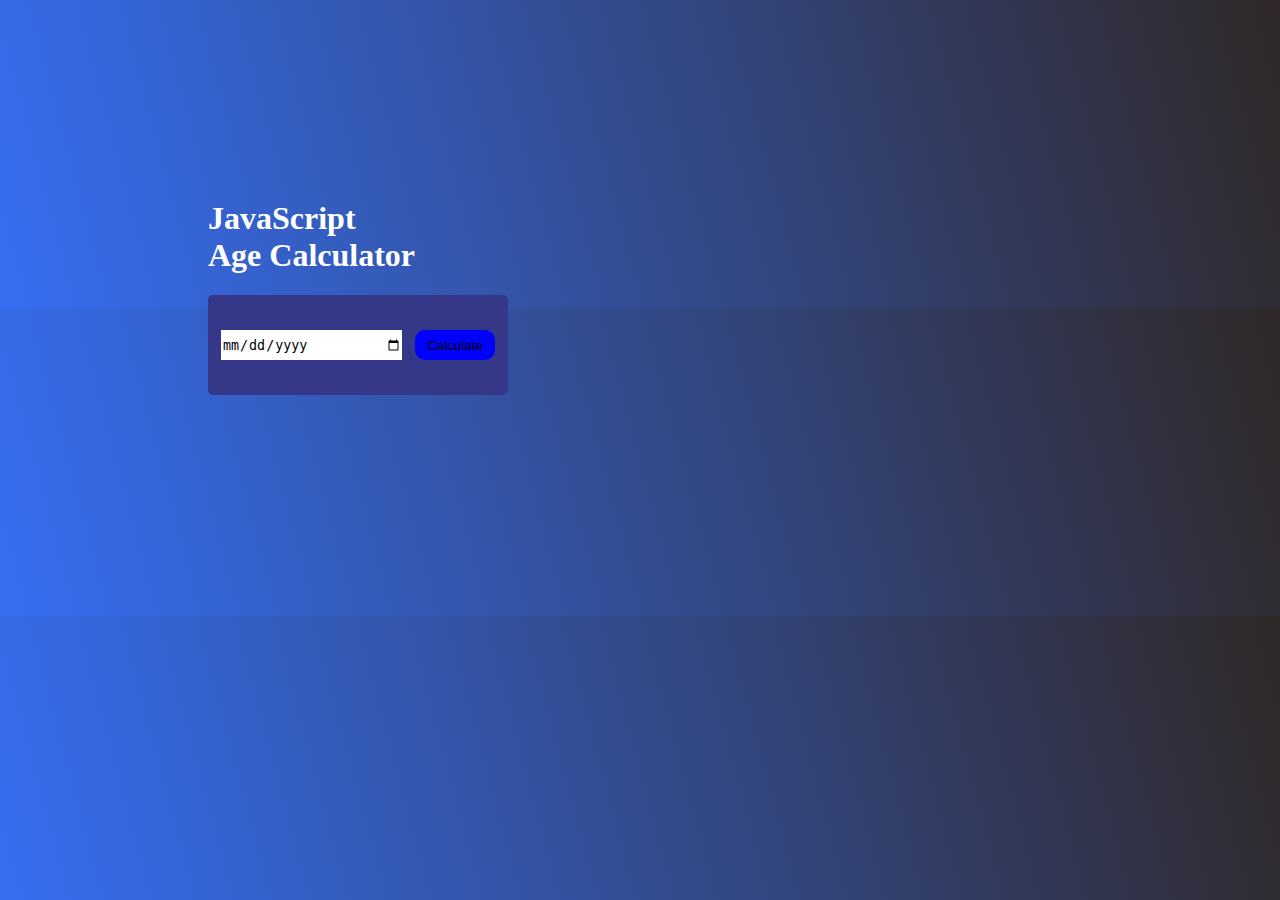
<file: age calculator/index.html>
<!DOCTYPE html>
<html lang="en">

<head>
    <meta charset="UTF-8">
    <meta name="viewport" content="width=device-width, initial-scale=1.0">
    <title>Document</title>
    <link rel="stylesheet" href="style.css">
</head>

<body>
    <div class="selection">
        <h1><span>JavaScript</span><br><span>Age Calculator</span></h1>
        <div class="input">
            <input type="date" class="date">
            <button class="button">Calculate</button>
        </div>
        <div class="display">
          
            <!-- you are a 30 years 12 months and 2 days old. -->
        </div>
    </div>
    <script src="script.js"></script>
</body>

</html>
</file>
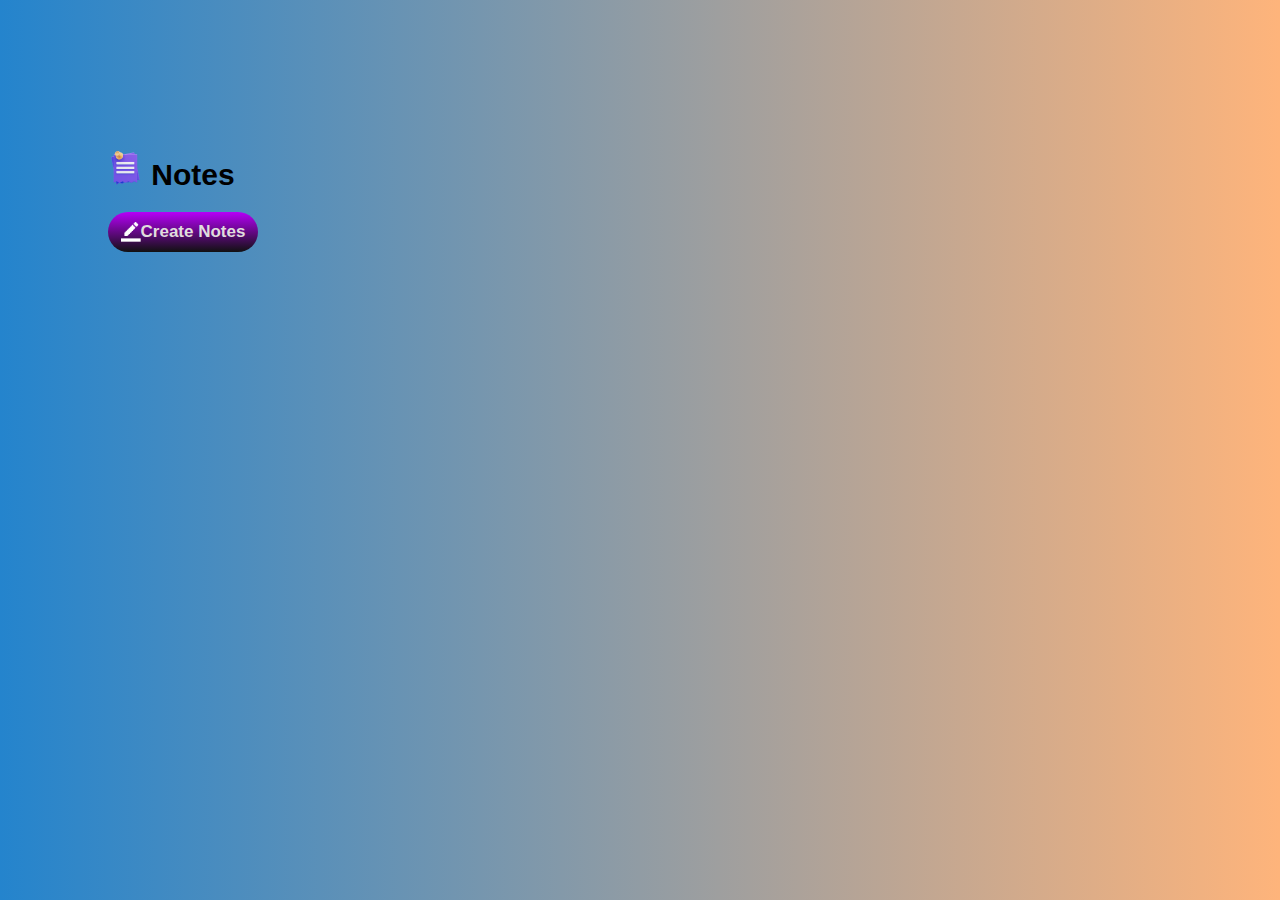
<file: notes_app/index.html>
<!DOCTYPE html>
<html lang="en">

<head>
    <meta charset="UTF-8">
    <meta name="viewport" content="width=device-width, initial-scale=1.0">
    <title>Document</title>
    <link rel="stylesheet" href="style.css">
</head>

<body>
    <div class="body">
        <div class="title">
            <img src="images/notes.png" alt="notes png" id="note-img">
            <span>Notes</span>
        </div>
        <div class="button">
            <img src="images/edit.png" alt="edit-btn" id="edit-img">
            <span class="create-btn">Create Notes</span>
        </div>
        <div class="note">
            <!-- <p contenteditable="true" class="input-box">
                <img src="images/delete.png" alt="delete_png">
            </p> -->
        </div>
    </div>
    <script src="script.js"></script>
</body>

</html>
</file>
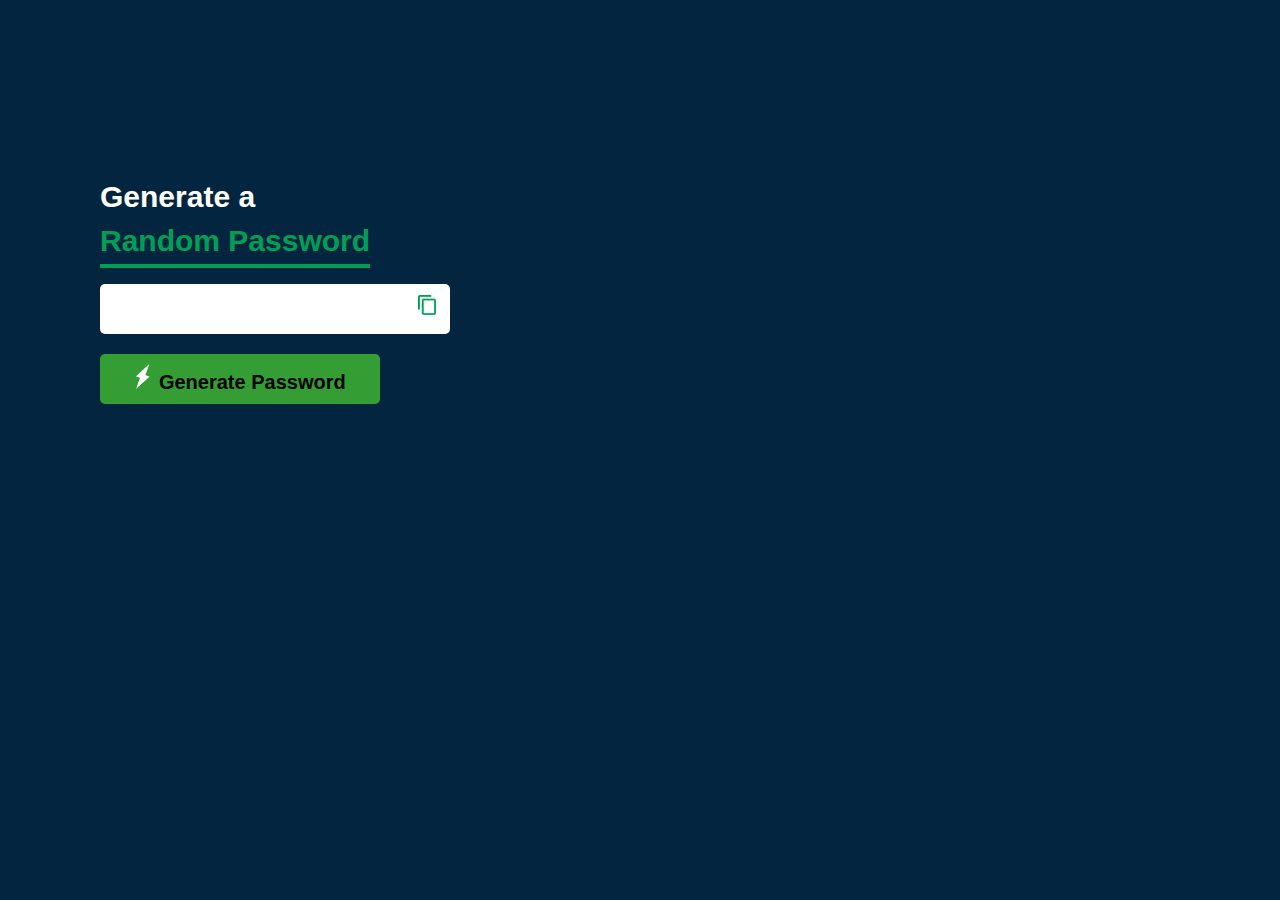
<file: password_generator/password generator/index.html>
<!DOCTYPE html>
<html lang="en">

<head>
    <meta charset="UTF-8">
    <meta name="viewport" content="width=device-width, initial-scale=1.0">
    <title>Document</title>
    <link rel="stylesheet" href="style.css">
</head>

<body>
    <div class="text">
        <div class="text1">
            Generate a

        </div>
        <div class="text2">
           <span>Random Password</span>

        </div>
        <div class="input">
            <input type="text" readonly id="input-text">
            <img src="images/copy.png"  id="img" alt="copy_image" onclick="copyPassword()">

        </div>
        <div class="button" onclick="createPassword()">
            <img src="images/generate.png" id="generate_png" alt="generate_png">
            <span id="btn">Generate Password
            </span>
            
        </div>
    </div>
    
<script src="script.js"></script>
</body>

</html>
</file>
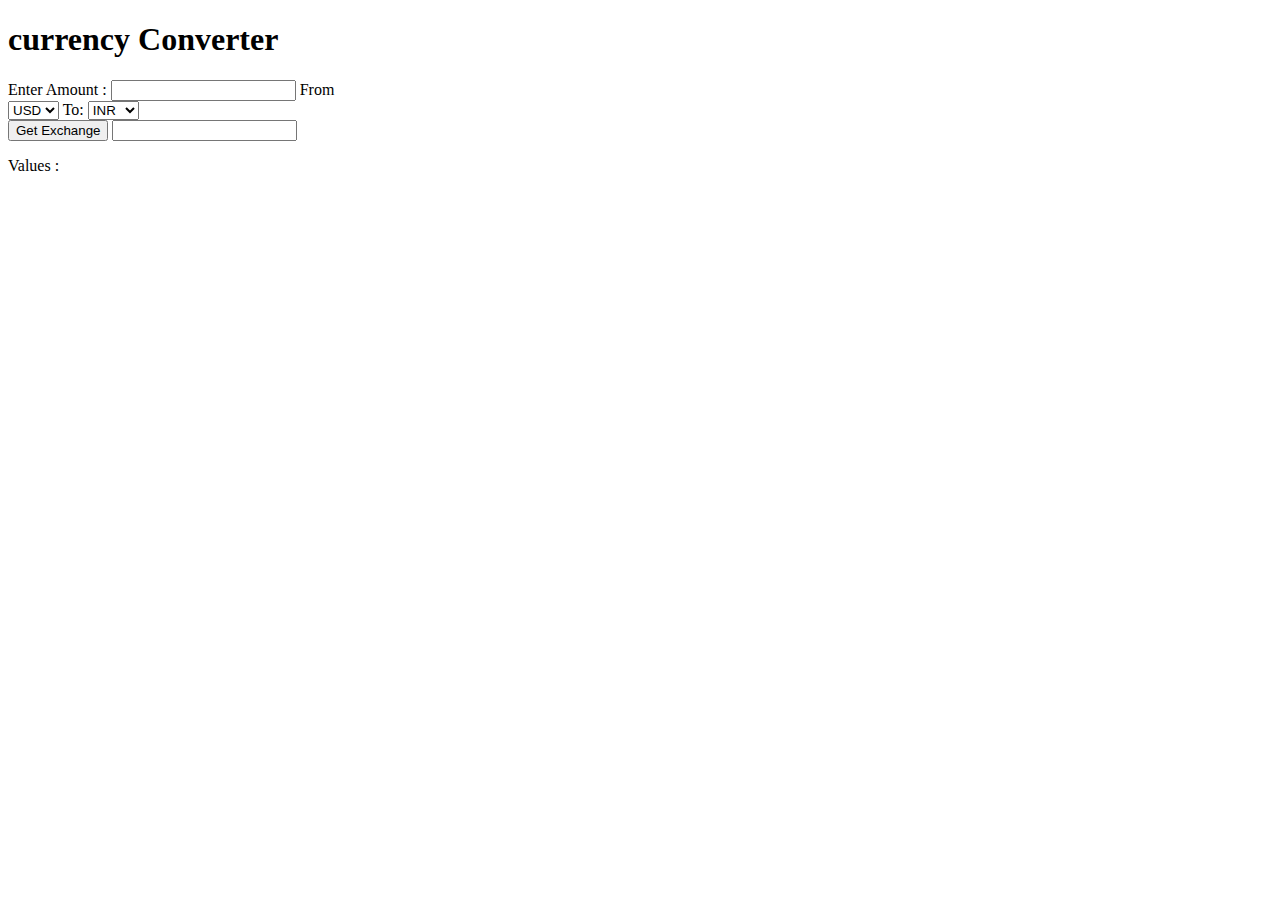
<file: API/currency_converter.html>
<!DOCTYPE html>
<html lang="en">
<head>
    <meta charset="UTF-8">
    <meta name="viewport" content="width=device-width, initial-scale=1.0">
    <title>Document</title>
</head>
<body>
    <h1>currency Converter</h1>
   Enter Amount : <input type="text" id="amount">
    From 
    <!-- <img src="https://flagsapi.com/US/flat/64.png" alt="" height="30px"> -->
    <div class="converter">

   
    <select name="" id="from">
        <option value="">USD</option>
        <option value="">INR</option>
        <option value="">EUR</option>
        <option value="">AUD</option>
        <option value=""></option>
        <option value=""></option>
        <option value=""></option>
        <option value=""></option>
        <option value=""></option>
        <option value=""></option>
        <option value=""></option>
    </select>
    To:
    <!-- <img src="https://flagsapi.com/IN/flat/64.png" alt="" height="30px" > -->
    <select name="" id="to">
    <option value="">USD</option>
    <option value="" selected >INR</option>
    <option value="">EUR</option>
    <option value="">AUD</option>
    <option value=""></option>
    <option value=""></option>
    <option value=""></option>
    <option value=""></option>
    <option value=""></option>
    <option value=""></option>
</select>
</div>
<button class="button"> Get Exchange</button>
<input type="text" id="asnwer" readonly>
<p class="check">
    Values : 
</p>
    <script src="script.js"></script>
    <script src="code.js"></script>
</body>
</html>
</file>
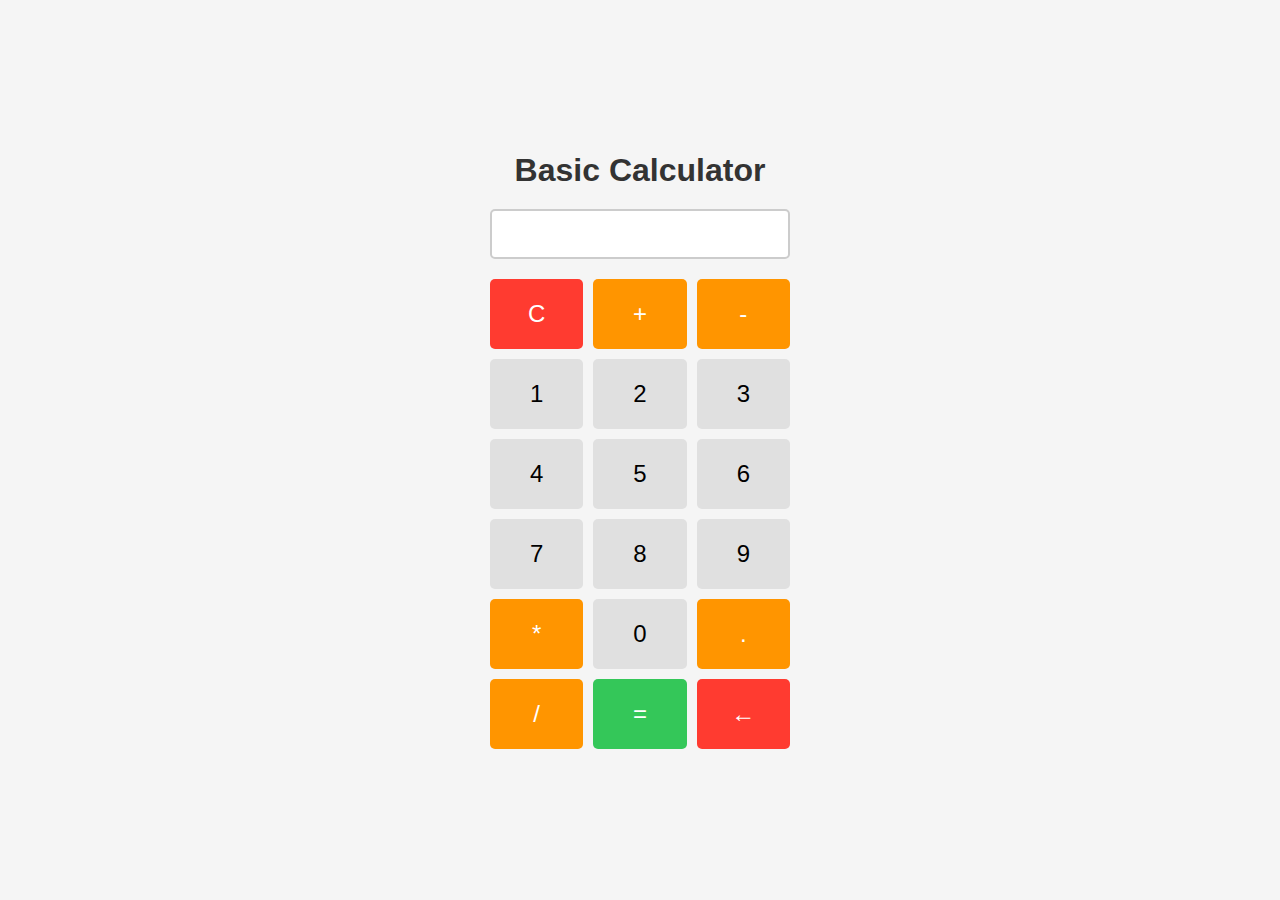
<file: calculator/calculator.html>
<!DOCTYPE html>
<html lang="en">
<head>
    <meta charset="UTF-8">
    <meta name="viewport" content="width=device-width, initial-scale=1.0">
    <title>Basic Calculator</title>
    <link rel="stylesheet" href="calculator.css">
</head>
<body>
    <h1>Basic Calculator</h1>
    <input type="text" id="text-box" readonly>
    <div class="box">
        <button class="button clear" onclick="currentdisplay=''; document.querySelector('#text-box').value=currentdisplay;">C</button>
        <button class="button operator" onclick="currentdisplay=currentdisplay+'+'; document.querySelector('#text-box').value=currentdisplay;">+</button>
        <button class="button operator" onclick="currentdisplay=currentdisplay+'-'; document.querySelector('#text-box').value=currentdisplay;">-</button>
        
        <button class="button number" onclick="currentdisplay=currentdisplay+'1'; document.querySelector('#text-box').value=currentdisplay;">1</button>
        <button class="button number" onclick="currentdisplay=currentdisplay+'2'; document.querySelector('#text-box').value=currentdisplay;">2</button>
        <button class="button number" onclick="currentdisplay=currentdisplay+'3'; document.querySelector('#text-box').value=currentdisplay;">3</button>
        
        <button class="button number" onclick="currentdisplay=currentdisplay+'4'; document.querySelector('#text-box').value=currentdisplay;">4</button>
        <button class="button number" onclick="currentdisplay=currentdisplay+'5'; document.querySelector('#text-box').value=currentdisplay;">5</button>
        <button class="button number" onclick="currentdisplay=currentdisplay+'6'; document.querySelector('#text-box').value=currentdisplay;">6</button>
        
        <button class="button number" onclick="currentdisplay=currentdisplay+'7'; document.querySelector('#text-box').value=currentdisplay;">7</button>
        <button class="button number" onclick="currentdisplay=currentdisplay+'8'; document.querySelector('#text-box').value=currentdisplay;">8</button>
        <button class="button number" onclick="currentdisplay=currentdisplay+'9'; document.querySelector('#text-box').value=currentdisplay;">9</button>
        
        <button class="button operator" onclick="currentdisplay=currentdisplay+'*'; document.querySelector('#text-box').value=currentdisplay;">*</button>
        <button class="button number" onclick="currentdisplay=currentdisplay+'0'; document.querySelector('#text-box').value=currentdisplay;">0</button>
        <button class="button operator" onclick="currentdisplay=currentdisplay+'.'; document.querySelector('#text-box').value=currentdisplay;">.</button>
        
        <button class="button operator" onclick="currentdisplay=currentdisplay+'/'; document.querySelector('#text-box').value=currentdisplay;">/</button>
        <button class="button equals" onclick="currentdisplay=eval(currentdisplay); document.querySelector('#text-box').value=currentdisplay;">=</button>
        <button class="button clear" onclick="currentdisplay=currentdisplay.slice(0,-1); document.querySelector('#text-box').value=currentdisplay;">←</button>
    </div>
    <script>
        let currentdisplay = '';
    </script>
</body>
</html>
</file>
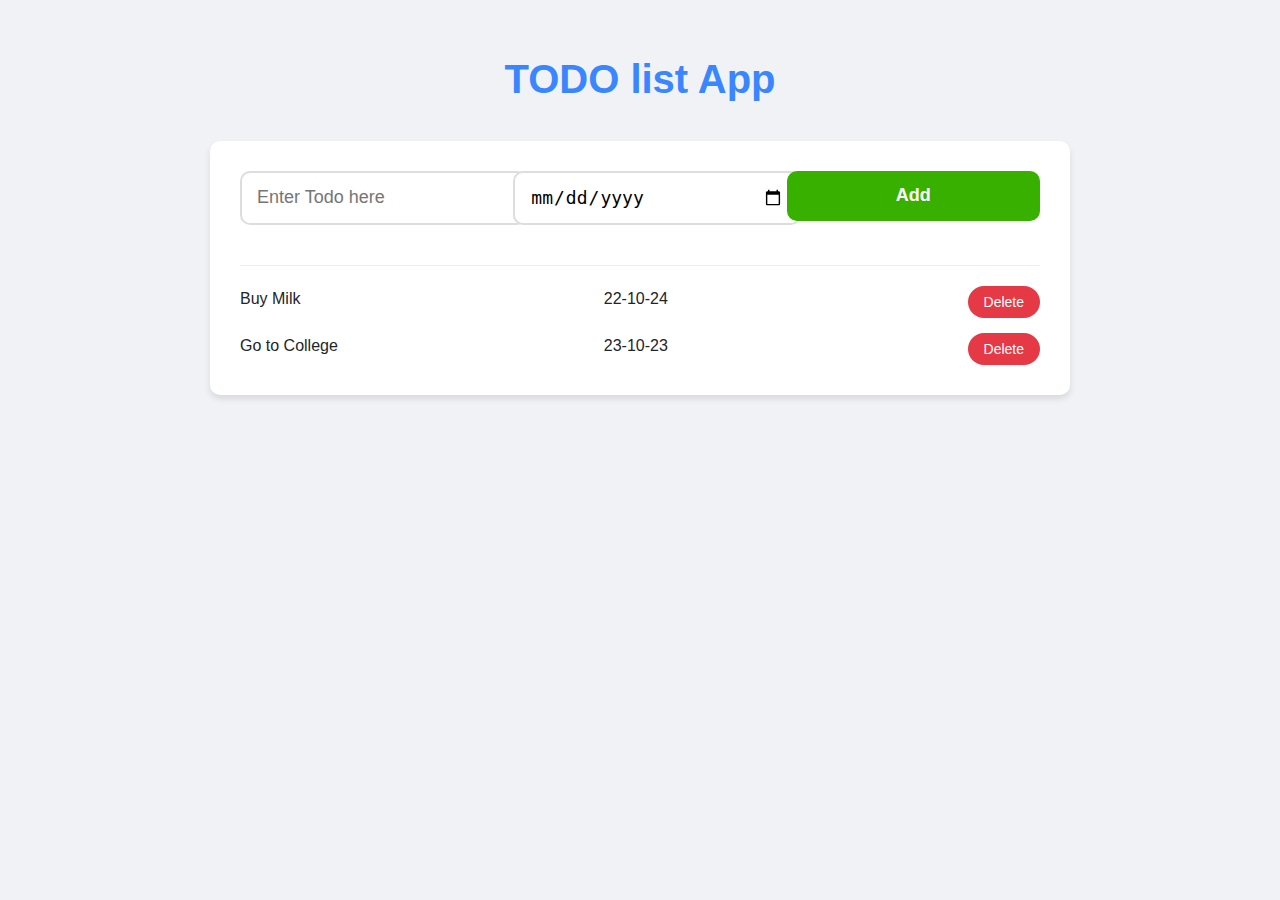
<file: todolist/todolist.html>
<!DOCTYPE html>
<html lang="en">
<head>
    <meta charset="UTF-8">
    <meta name="viewport" content="width=device-width, initial-scale=1.0">
    <title>TODO List App</title>
    <link rel="stylesheet" href="style.css">
</head>
<body>
    <h1>TODO list App</h1>
    <div class="div1">
        <input type="text" placeholder="Enter Todo here" class="text">
        <input type="date" class="date">
        <button class="add_btn" onclick="todo()">Add</button>
        
        <div class="display_todo">
            <!-- Todo items will appear here -->
        </div>
    </div>
    <script src="todo.js"></script>
</body>
</html>
</file>
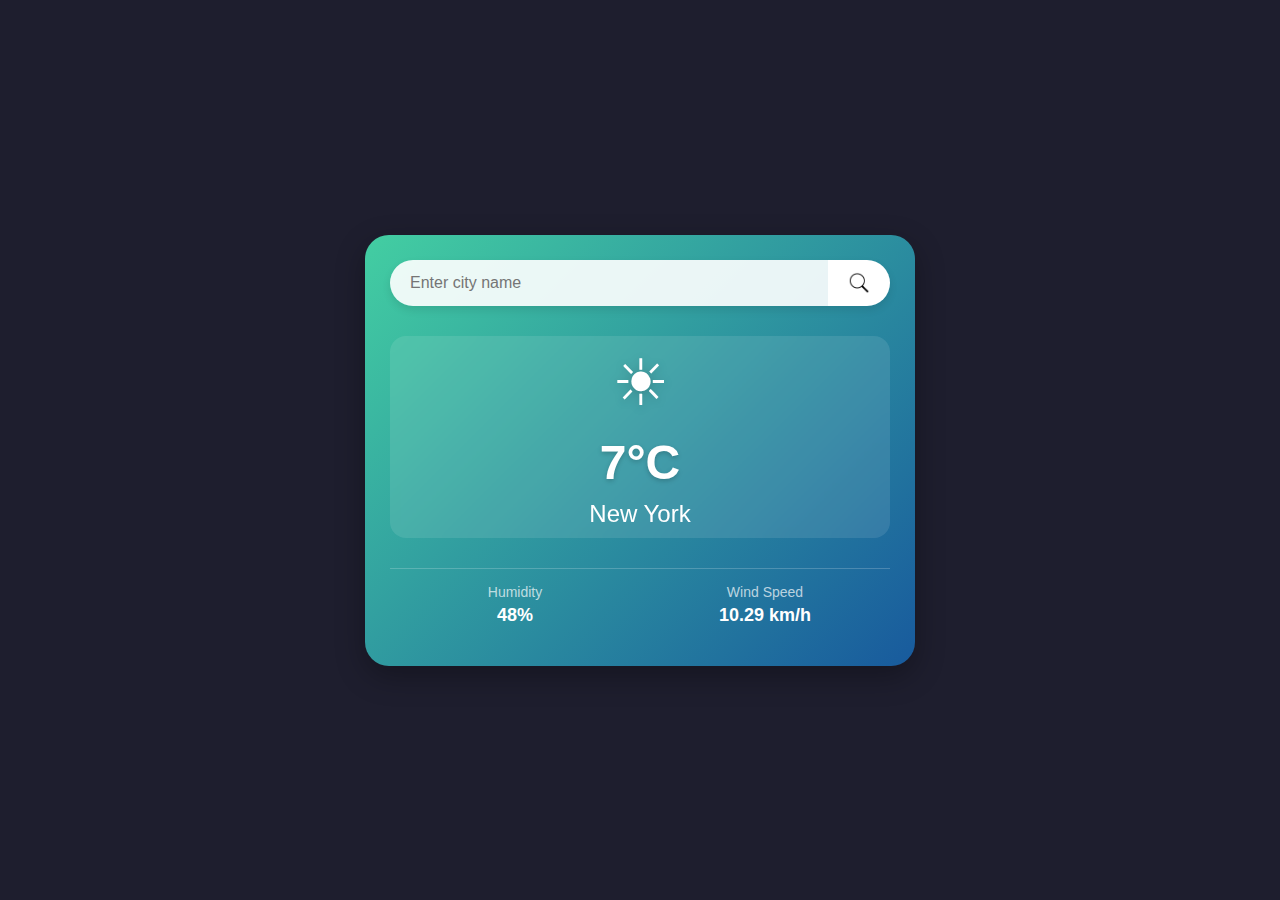
<file: weather_web/weather_web/weather.html>
<!DOCTYPE html>
<html lang="en">

<head>
    <meta charset="UTF-8">
    <meta name="viewport" content="width=device-width, initial-scale=1.0">
    <link rel="stylesheet" href="weather.css ">
    <title>Weather Widget</title>
</head>

<body>
    <div class="weather-widget">
        <div class="search-box">
            <input type="text" class="city_name" placeholder="Enter city name" />
            <button><img src="icons8-search-50.png" alt="Search" ></button>
        </div>
        <div class="weather-info">
            <div class="weather-icon">&#9728;</div>
            <div class="temperature">7°C</div>
            <div class="city">New York</div>
        </div>
        <div class="details">
            <div class="detail">
                <span class="label">Humidity</span>
                <span class="value1">48%</span>
            </div>
            <div class="detail">
                <span class="label">Wind Speed</span>
                <span class="value2">10.29 km/h</span>
            </div>
        </div>
    </div>
    <script src="weather.js"></script>
</body>

</html>
</file>
<file: age calculator/style.css>
body{
    background: linear-gradient(435deg,rgb(54, 111, 244),rgb(48, 40, 40));
}
.selection{
    height: 100px;
    width: 400px;
    margin-top: 200px;
    margin-left: 200px;
}
.date{
    height: 30px;
    width: 180px;
border: none;
}

.selection h1 span{
    color: white;
    font-family: Georgia, 'Times New Roman', Times, serif;

}
.input{
    background-color: #353789;

    height: 100px;
    width: 300px;
    position:relative;
    display: flex;
    flex-direction: row;
    /* justify-content: center; */
    align-items: center;
    justify-items: center;
    justify-content: space-evenly;
    border-radius: 5px;

}

.selection button{
    height: 30px;
    width: 80px;
    background-color: blue;
    border: none;
    border-radius: 10px;
    cursor: pointer;
}
.display{
    margin-top: 15px;
    color: white;
    font-size: 20px;
}
</file>
<file: notes_app/style.css>
body{
    background: linear-gradient(to right, #2484cd, #feb47b)
}
.body{
    font-size: 30px;
    font-family: 'Lucida Sans', 'Lucida Sans Regular', 'Lucida Grande', 'Lucida Sans Unicode', Geneva, Verdana, sans-serif;
    margin-top: 150px;
    margin-left:100px;
    
}
#note-img{
    height: 35px;
   
}
.title span{
    font-weight: bold;
}
.button{
    font-size: 17px;
    font-weight: bold;
    /* border-radius:20px; */
    height: 40px;
    width: 150px;
    background:linear-gradient(#b600f8, #111111);
    box-shadow: #070000;
    border-radius: 20px;
   display: flex;
   flex-direction: row;
   align-items: center;
   justify-content: center;
   margin-top: 20px;
    color: rgb(224, 221, 221);
    cursor: pointer ;
}

#edit-img{
    height: 20px;
}
.note{
    margin-top: 20px;

}
.input-box{
 background-color: white;
 min-height: 160px;
 width: 400px;
 position:relative;
 border: none;
 border-radius: 5px;
 outline: none;
}
.input-box img{
    height: 20px;
    margin-top: 130px;
    margin-left: 370px;
    cursor: pointer;
}
</file>
<file: password_generator/password generator/style.css>
*{
    padding: 0;
    margin: 0;
   
}
body{
    background-color: rgb(4, 37, 63);
    font-family:Georgia, 'Times New Roman', Times, serif;
    font-weight: bold;
}
.text{
    font-size: 30px;
    font-family: 'Lucida Sans', 'Lucida Sans Regular', 'Lucida Grande', 'Lucida Sans Unicode', Geneva, Verdana, sans-serif;
    margin-top: 180px;
    margin-left:100px;


}
.text1{
color: white;
/* margin-left: 10px; */

}
.text2 {
color:#019f55;
margin-top: 10px;
padding-bottom: 6px;

}
.text2 span{
    border-bottom: 4px solid #019f55;
    padding-bottom: 7px;
}
.input{
    margin-top: 20px;
    height: 50px;
    width: 350px;
    background-color: white;
    border-radius: 5px;

}
#input-text{
   border: none;
   width: 300px;
   height: 50px;
   font-size: large;
   margin-left: 10px;
    
}
#img{
    height: 20px;
    /* margin-left: 150px; */
    text-align: center;
    align-content: center;
    cursor: pointer;
    
   


}
.button{
    margin-top: 20px;
    background-color: rgb(52, 158, 52);
    border: none;
    border-radius: 5px;
    font-size: 25px;
    height: 50px;
    width: 280px;
    text-align: center;
    align-items: center;
    align-content: center;
    cursor: pointer;
}
#btn{
    font-size: 20px;
    
   
}
#generate_png{
    align-items: center;
    align-content: center;
    justify-content: center;
    height: 25px;
}
</file>
<file: calculator/calculator.css>
* {
    margin: 0;
    padding: 0;
    box-sizing: border-box;
    font-family: Arial, sans-serif;
}

body {
    display: flex;
    flex-direction: column;
    align-items: center;
    justify-content: center;
    height: 100vh;
    background-color: #f5f5f5;
}

h1 {
    margin-bottom: 20px;
    color: #333;
}

#text-box {
    width: 300px;
    height: 50px;
    margin-bottom: 20px;
    padding: 10px;
    font-size: 24px;
    text-align: right;
    border: 2px solid #ccc;
    border-radius: 5px;
    background-color: #fff;
}

.box {
    display: grid;
    grid-template-columns: repeat(3, 1fr);
    gap: 10px;
    width: 300px;
}

.button {
    height: 70px;
    font-size: 24px;
    border: none;
    border-radius: 5px;
    background-color: #e0e0e0;
    cursor: pointer;
    transition: background-color 0.3s;
}

.button:hover {
    background-color: #d0d0d0;
}

.button:active {
    background-color: #b0b0b0;
}

.operator {
    background-color: #ff9500;
    color: white;
}

.operator:hover {
    background-color: #ff8000;
}

.clear {
    background-color: #ff3b30;
    color: white;
}

.clear:hover {
    background-color: #ff1a1a;
}

.equals {
    background-color: #34c759;
    color: white;
}

.equals:hover {
    background-color: #2eb350;
}

.number {
    background-color: #e0e0e0;
}
</file>
<file: todolist/style.css>
/* style.css */
:root {
    --primary-color: #3a86ff;
    --secondary-color: #f8f9fa;
    --accent-color: #38b000;
    --danger-color: #e63946;
    --text-color: #212529;
    --border-radius: 10px;
    --box-shadow: 0 4px 6px rgba(0, 0, 0, 0.1);
  }
  
  body {
    margin: 0;
    padding: 20px;
    font-family: 'Segoe UI', Arial, sans-serif;
    background-color: #f0f2f5;
    color: var(--text-color);
    line-height: 1.6;
  }
  
  h1 {
    text-align: center;
    color: var(--primary-color);
    margin-bottom: 30px;
    font-size: 2.5rem;
    font-weight: bold;
  }
  
  .div1 {
    max-width: 800px;
    margin: 0 auto;
    background-color: white;
    padding: 30px;
    border-radius: var(--border-radius);
    box-shadow: var(--box-shadow);
  }
  
  /* Input containers */
  .div1 {
    display: grid;
    grid-template-columns: repeat(3, 1fr);
    gap: 20px;
    margin-bottom: 30px;
  }
  
  /* Todo input */
  .text {
    height: 50px;
    width: 100%;
    font-size: 18px;
    padding: 0 15px;
    border: 2px solid #ddd;
    border-radius: var(--border-radius);
    transition: all 0.3s ease;
  }
  
  .text:focus {
    outline: none;
    border-color: var(--primary-color);
    box-shadow: 0 0 0 3px rgba(58, 134, 255, 0.2);
  }
  
  /* Date input */
  .date {
    height: 50px;
    width: 100%;
    font-size: 18px;
    padding: 0 15px;
    border: 2px solid #ddd;
    border-radius: var(--border-radius);
    transition: all 0.3s ease;
  }
  
  .date:focus {
    outline: none;
    border-color: var(--primary-color);
    box-shadow: 0 0 0 3px rgba(58, 134, 255, 0.2);
  }
  
  /* Add button */
  .add_btn {
    height: 50px;
    width: 100%;
    font-size: 18px;
    font-weight: bold;
    border: none;
    border-radius: var(--border-radius);
    background-color: var(--accent-color);
    color: white;
    cursor: pointer;
    transition: background-color 0.3s ease;
  }
  
  .add_btn:hover {
    background-color: #2d9200;
    transform: translateY(-2px);
  }
  
  .add_btn:active {
    transform: translateY(0);
  }
  
  /* Todo list display */
  .display_todo {
    grid-column: 1 / -1;
    display: grid;
    grid-template-columns: 1fr 1fr auto;
    gap: 15px;
    margin-top: 20px;
    border-top: 1px solid #eee;
    padding-top: 20px;
  }
  
  /* Todo item */
  .todo-item {
    display: grid;
    grid-template-columns: 1fr auto auto;
    gap: 15px;
    padding: 15px;
    background-color: var(--secondary-color);
    border-radius: var(--border-radius);
    margin-bottom: 10px;
    box-shadow: 0 2px 4px rgba(0, 0, 0, 0.05);
    transition: all 0.3s ease;
  }
  
  .todo-item:hover {
    box-shadow: 0 4px 8px rgba(0, 0, 0, 0.1);
    transform: translateY(-2px);
  }
  
  /* Todo text */
  .todo-text {
    font-size: 18px;
    font-weight: 500;
    word-break: break-word;
  }
  
  /* Todo date */
  .todo-date {
    font-size: 14px;
    color: #6c757d;
  }
  
  /* Delete button */
  .delete_btn {
    background-color: var(--danger-color);
    color: white;
    border: none;
    border-radius: 20px;
    padding: 8px 16px;
    font-size: 14px;
    cursor: pointer;
    transition: background-color 0.3s ease;
  }
  
  .delete_btn:hover {
    background-color: #c1121f;
  }
  
  /* Completed todo styles */
  .completed {
    text-decoration: line-through;
    opacity: 0.7;
  }
  
  /* Responsive design */
  @media (max-width: 768px) {
    .div1 {
      grid-template-columns: 1fr;
      gap: 15px;
    }
    
    .display_todo {
      grid-template-columns: 1fr;
    }
    
    .todo-item {
      grid-template-columns: 1fr auto;
    }
    
    .todo-date {
      grid-column: 1 / -1;
      margin-top: 5px;
    }
  }
</file>
<file: weather_web/weather_web/weather.css>
body {
  display: flex;
  justify-content: center;
  align-items: center;
  height: 100vh;
  margin: 0;
  background-color: #1e1e2e;
  font-family: 'Segoe UI', Tahoma, Geneva, Verdana, sans-serif;
  color: white;
}

.weather-widget {
  background: linear-gradient(135deg, #43cea2, #185a9d);
  border-radius: 24px;
  padding: 25px;
  width: 500px;
  max-width: 90vw;
  height: auto;
  min-height: 320px;
  color: white;
  box-shadow: 0 10px 30px rgba(0, 0, 0, 0.3);
  text-align: center;
  transition: all 0.3s ease;
}

.search-box {
  display: flex;
  justify-content: space-between;
  margin-bottom: 25px;
  box-shadow: 0 4px 8px rgba(0, 0, 0, 0.1);
  border-radius: 24px;
  overflow: hidden;
}

.search-box input {
  flex: 1;
  padding: 12px 20px;
  border: none;
  outline: none;
  font-size: 16px;
  background-color: rgba(255, 255, 255, 0.9);
  transition: all 0.3s ease;
}

.search-box input:focus {
  background-color: white;
}

.search-box button {
  background-color: white;
  border: none;
  padding: 12px 20px;
  cursor: pointer;
  transition: background-color 0.3s ease;
}

.search-box button:hover {
  background-color: #f0f0f0;
}

.search-box button img {
  width: 22px;
  height: 22px;
  vertical-align: middle;
}

.weather-info {
  margin: 30px 0;
  padding: 10px;
  background-color: rgba(255, 255, 255, 0.1);
  border-radius: 16px;
  backdrop-filter: blur(5px);
}

.weather-icon {
  font-size: 64px;
  margin-bottom: 15px;
  filter: drop-shadow(0 2px 5px rgba(0, 0, 0, 0.2));
}

.temperature {
  font-size: 48px;
  font-weight: bold;
  text-shadow: 0 2px 5px rgba(0, 0, 0, 0.2);
  margin: 0;
}

.city {
  font-size: 24px;
  margin-top: 10px;
  font-weight: 500;
}

.details {
  display: flex;
  justify-content: space-around;
  margin-top: 30px;
  padding: 15px 0;
  border-top: 1px solid rgba(255, 255, 255, 0.2);
}

.detail {
  text-align: center;
  flex: 1;
  padding: 0 10px;
}

.label {
  display: block;
  font-size: 14px;
  color: rgba(255, 255, 255, 0.7);
  margin-bottom: 5px;
}

.value {
  font-size: 18px;
  font-weight: bold;
}

/* Fixed the missing period in your class selectors */
.value1, .value2 {
  font-size: 18px;
  font-weight: bold;
}

/* Media query for better responsiveness */
@media (max-width: 600px) {
  .weather-widget {
    width: 90%;
    padding: 20px;
  }
  
  .temperature {
    font-size: 36px;
  }
  
  .city {
    font-size: 20px;
  }
  
  .details {
    flex-direction: column;
    gap: 15px;
  }
}
</file>
